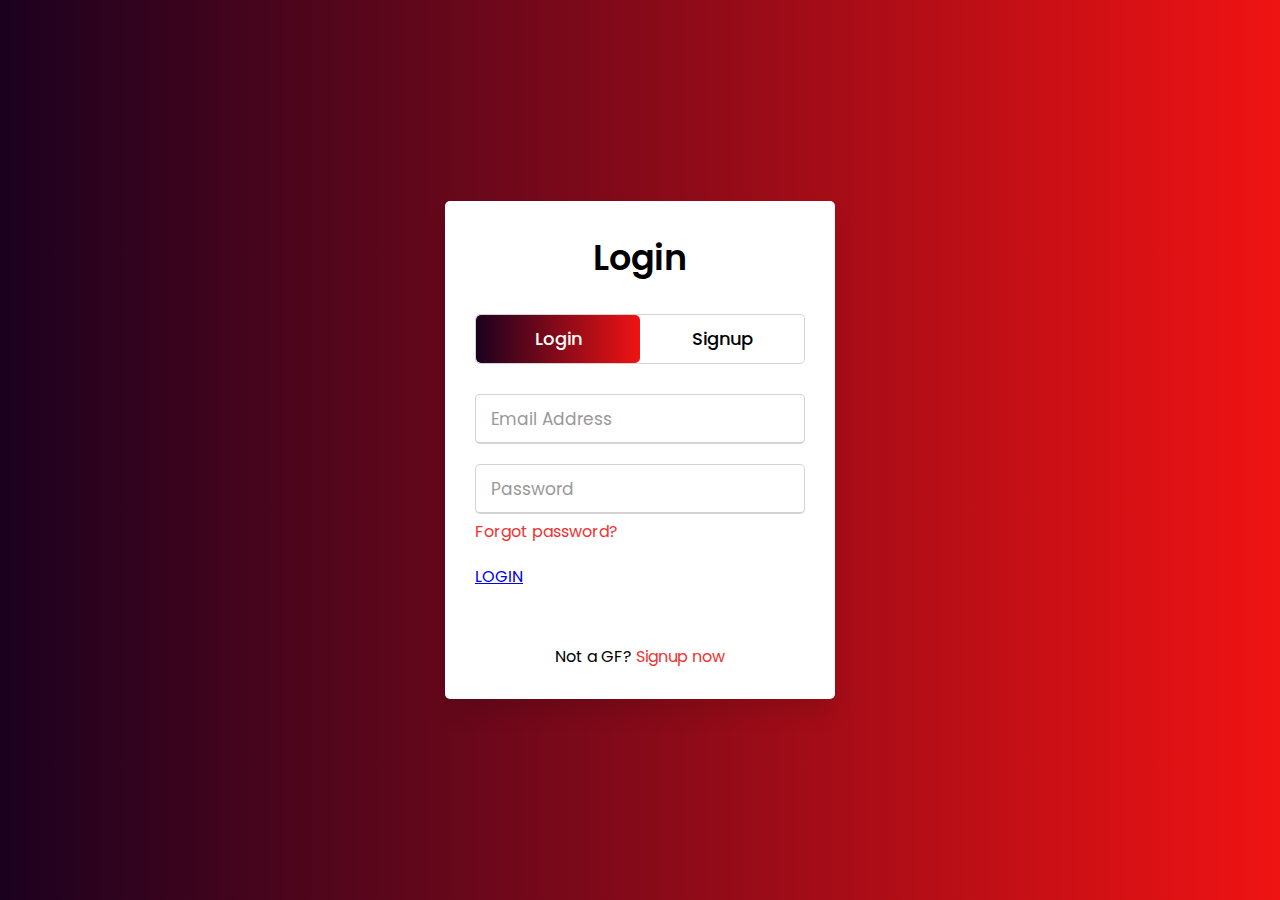
<file: index.html>
<html lang="en" dir="ltr">
   <head>
      <meta charset="utf-8">
      <title>Login and Registration Form in HTML</title>
      <link rel="stylesheet" href="style.css">
      <meta name="viewport" content="width=device-width, initial-scale=1.0">
   </head>

   <body>
      <div class="wrapper">
         <div class="title-text">
            <div class="title login">
              Login 
            </div>
            <div class="title signup">
               Signup
            </div>
         </div>
         <div class="form-container">
            <div class="slide-controls">
               <input type="radio" name="slide" id="login" checked>
               <input type="radio" name="slide" id="signup">
               <label for="login" class="slide login">Login</label>
               <label for="signup" class="slide signup">Signup</label>
               <div class="slider-tab"></div>
            </div>
            <div class="form-inner">
               <form action="#" class="login">
                  <div class="field">
                     <input type="text" placeholder="Email Address" required>
                  </div>
                  <div class="field">
                     <input type="password" placeholder="Password" required>
                  </div>
                  <div class="pass-link">
                     <a href="#">Forgot password?</a>
                  </div>
                  <div class="field btn">  
                    <a href="message.html">LOGIN</a>
                    
                  </div>
                  <div class="signup-link">
                     Not a GF? <a href="">Signup now</a>
                  </div>
               </form>
               <form action="#" class="signup">
                  <div class="field">
                     <input type="text" placeholder="Email Address" required>
                  </div>
                  <div class="field">
                     <input type="password" placeholder="Password" required>
                  </div>
                  <div class="field">
                     <input type="password" placeholder="Confirm password" required>
                  </div>
                  <div class="field btn">
                     <div class="btn-layer"></div>
                     <input type="submit" value="Signup">
                  </div>
               </form>
            </div>
         </div>
      </div>
      <script>
        alert("Rahul is a Cheaterrr!");
         const loginText = document.querySelector(".title-text .login");
         const loginForm = document.querySelector("form.login");
         const loginBtn = document.querySelector("label.login");
         const signupBtn = document.querySelector("label.signup");
         const signupLink = document.querySelector("form .signup-link a");
         signupBtn.onclick = (()=>{
           loginForm.style.marginLeft = "-50%";
           loginText.style.marginLeft = "-50%";
         });
         loginBtn.onclick = (()=>{
           loginForm.style.marginLeft = "0%";
           loginText.style.marginLeft = "0%";
         });
         signupLink.onclick = (()=>{
           signupBtn.click();
           return false;
         });
      </script>
   </body>
</html>
</file>
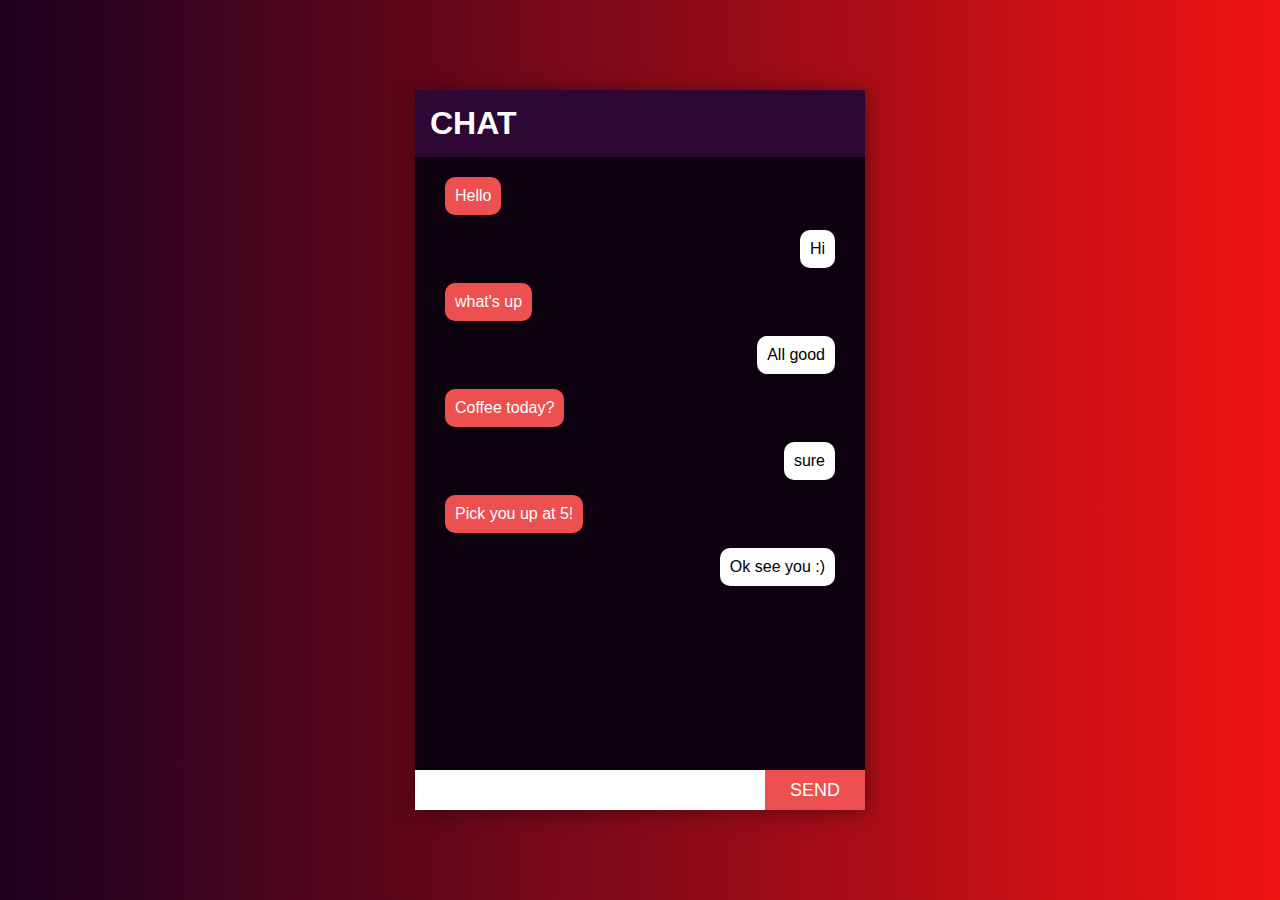
<file: message.html>
<!DOCTYPE html>
<html>
    <head>
        <title>GF'S CHATBOX</title>
        <link rel="stylesheet" type="text/css" href="gfstyle.css">
    </head>
    <body>
        
        <div class="container">
            <div class="header">
                <h1>CHAT</h1>
            </div>
            <div class="body">
                <p class="message">Hello</p>
                <p class="message user_message">Hi</p>
                <p class="message">what's up</p>
                <p class="message user_message">All good</p>
                <p class="message">Coffee today?</p>
                <p class="message user_message">sure</p>
                <p class="message">Pick you up at 5!</p>
                <p class="message user_message">Ok see you :)</p>
            </div>
            <div class="footer">
                <form>
                    <input type="text" name="">
                    <button>SEND</button>
                </form>
            </div>
        </div>
    </body>
</html>
</file>
<file: style.css>
@import url('https://fonts.googleapis.com/css?family=Poppins:400,500,600,700&display=swap');
*{
  margin: 0;
  padding: 0;
  box-sizing: border-box;
  font-family: 'Poppins', sans-serif;
}
html,body{
  display: grid;
  height: 100%;
  width: 100%;
  place-items: center;
  background: -webkit-linear-gradient(left, #1b011f, #f01313);
}
::selection{
  background: #f23238;
  color: #fff;
}
.wrapper{
  overflow: hidden;
  max-width: 390px;
  background: #fff;
  padding: 30px;
  border-radius: 5px;
  box-shadow: 0px 15px 20px rgba(0,0,0,0.1);
}
.wrapper .title-text{
  display: flex;
  width: 200%;
}
.wrapper .title{
  width: 50%;
  font-size: 35px;
  font-weight: 600;
  text-align: center;
  transition: all 0.6s cubic-bezier(0.68,-0.55,0.265,1.55);
}
.wrapper .slide-controls{
  position: relative;
  display: flex;
  height: 50px;
  width: 100%;
  overflow: hidden;
  margin: 30px 0 10px 0;
  justify-content: space-between;
  border: 1px solid lightgrey;
  border-radius: 5px;
}
.slide-controls .slide{
  height: 100%;
  width: 100%;
  color: #fff;
  font-size: 18px;
  font-weight: 500;
  text-align: center;
  line-height: 48px;
  cursor: pointer;
  z-index: 1;
  transition: all 0.6s ease;
}
.slide-controls label.signup{
  color: #000;
}
.slide-controls .slider-tab{
  position: absolute;
  height: 100%;
  width: 50%;
  left: 0;
  z-index: 0;
  border-radius: 5px;
  background: -webkit-linear-gradient(left, #1b011f, #f01313);
  transition: all 0.6s cubic-bezier(0.68,-0.55,0.265,1.55);
}
input[type="radio"]{
  display: none;
}
#signup:checked ~ .slider-tab{
  left: 50%;
}
#signup:checked ~ label.signup{
  color: #fff;
  cursor: default;
  user-select: none;
}
#signup:checked ~ label.login{
  color: #000;
}
#login:checked ~ label.signup{
  color: #000;
}
#login:checked ~ label.login{
  cursor: default;
  user-select: none;
}
.wrapper .form-container{
  width: 100%;
  overflow: hidden;
}
.form-container .form-inner{
  display: flex;
  width: 200%;
}
.form-container .form-inner form{
  width: 50%;
  transition: all 0.6s cubic-bezier(0.68,-0.55,0.265,1.55);
}
.form-inner form .field{
  height: 50px;
  width: 100%;
  margin-top: 20px;
}
.form-inner form .field input{
  height: 100%;
  width: 100%;
  outline: none;
  padding-left: 15px;
  border-radius: 5px;
  border: 1px solid lightgrey;
  border-bottom-width: 2px;
  font-size: 17px;
  transition: all 0.3s ease;
}
.form-inner form .field input:focus{
  border-color: #e76767;
  /* box-shadow: inset 0 0 3px #fb6aae; */
}
.form-inner form .field input::placeholder{
  color: #999;
  transition: all 0.3s ease;
}
form .field input:focus::placeholder{
  color: #b3b3b3;
}
.form-inner form .pass-link{
  margin-top: 5px;
}
.form-inner form .signup-link{
  text-align: center;
  margin-top: 30px;
}
.form-inner form .pass-link a,
.form-inner form .signup-link a{
  color: #f03232;
  text-decoration: none;
}
.form-inner form .pass-link a:hover,
.form-inner form .signup-link a:hover{
  text-decoration: underline;
}
form .btn{
  height: 50px;
  width: 100%;
  border-radius: 5px;
  position: relative;
  overflow: hidden;
}
form .btn .btn-layer{
  height: 100%;
  width: 300%;
  position: absolute;
  left: -100%;
  background: -webkit-linear-gradient(right, #1b011f, #f01313, #1b011f, #f01313);
  border-radius: 5px;
  transition: all 0.4s ease;;
}
form .btn:hover .btn-layer{
  left: 0;
}
form .btn input[type="submit"]{
  height: 100%;
  width: 100%;
  z-index: 1;
  position: relative;
  background: none;
  border: none;
  color: #fff;
  padding-left: 0;
  border-radius: 5px;
  font-size: 20px;
  font-weight: 500;
  cursor: pointer;
}
</file>
<file: gfstyle.css>
*{
    margin: 0;
    padding: 0;
    box-sizing: border-box;
    font-family: 'Poppins', sans-serif;
}
body{
    display: flex;
    height: 100vh;
    align-items: center;
    justify-content: center;
    background: -webkit-linear-gradient(left, #1b011f, #f01313);
}
.container{
    width: 450px;
    height: 80vh;
    display: flex;
    flex-direction: column;
    box-shadow: 2px 2px 20px rgba(0,0,0,0.4);
    background-color: #2d0633;
}
.header h1{
    color: white;
    padding: 15px;
}
.body{
    flex: 1;
    color: white;
    background-color: rgba(0,0,0,0.7);
    padding: 20px 30px;
}
.message{
    background-color: rgb(236, 80, 80);
    padding: 10px;
    color: white;
    width: fit-content;
    border-radius: 10px;
    margin-bottom: 15px;
}
.user_message{
    margin-left: auto;
    background-color: white;
    color: black;
}
.footer form{
    display: flex;
}
form input{
    flex: 1;
    height: 40px;
    border: none;
    outline: none;
    padding-left: 5px;
    font-size: 16px;
}
form button{
    width: 100px;
    font-size: 18px;
    border: none;
    outline: none;
    background-color: rgb(236, 80, 80);
    color: white;
    cursor: pointer;
}
form button:hover{
    background-color: rgb(236, 80, 80);
    transition: 0.2s ease;
}
</file>
